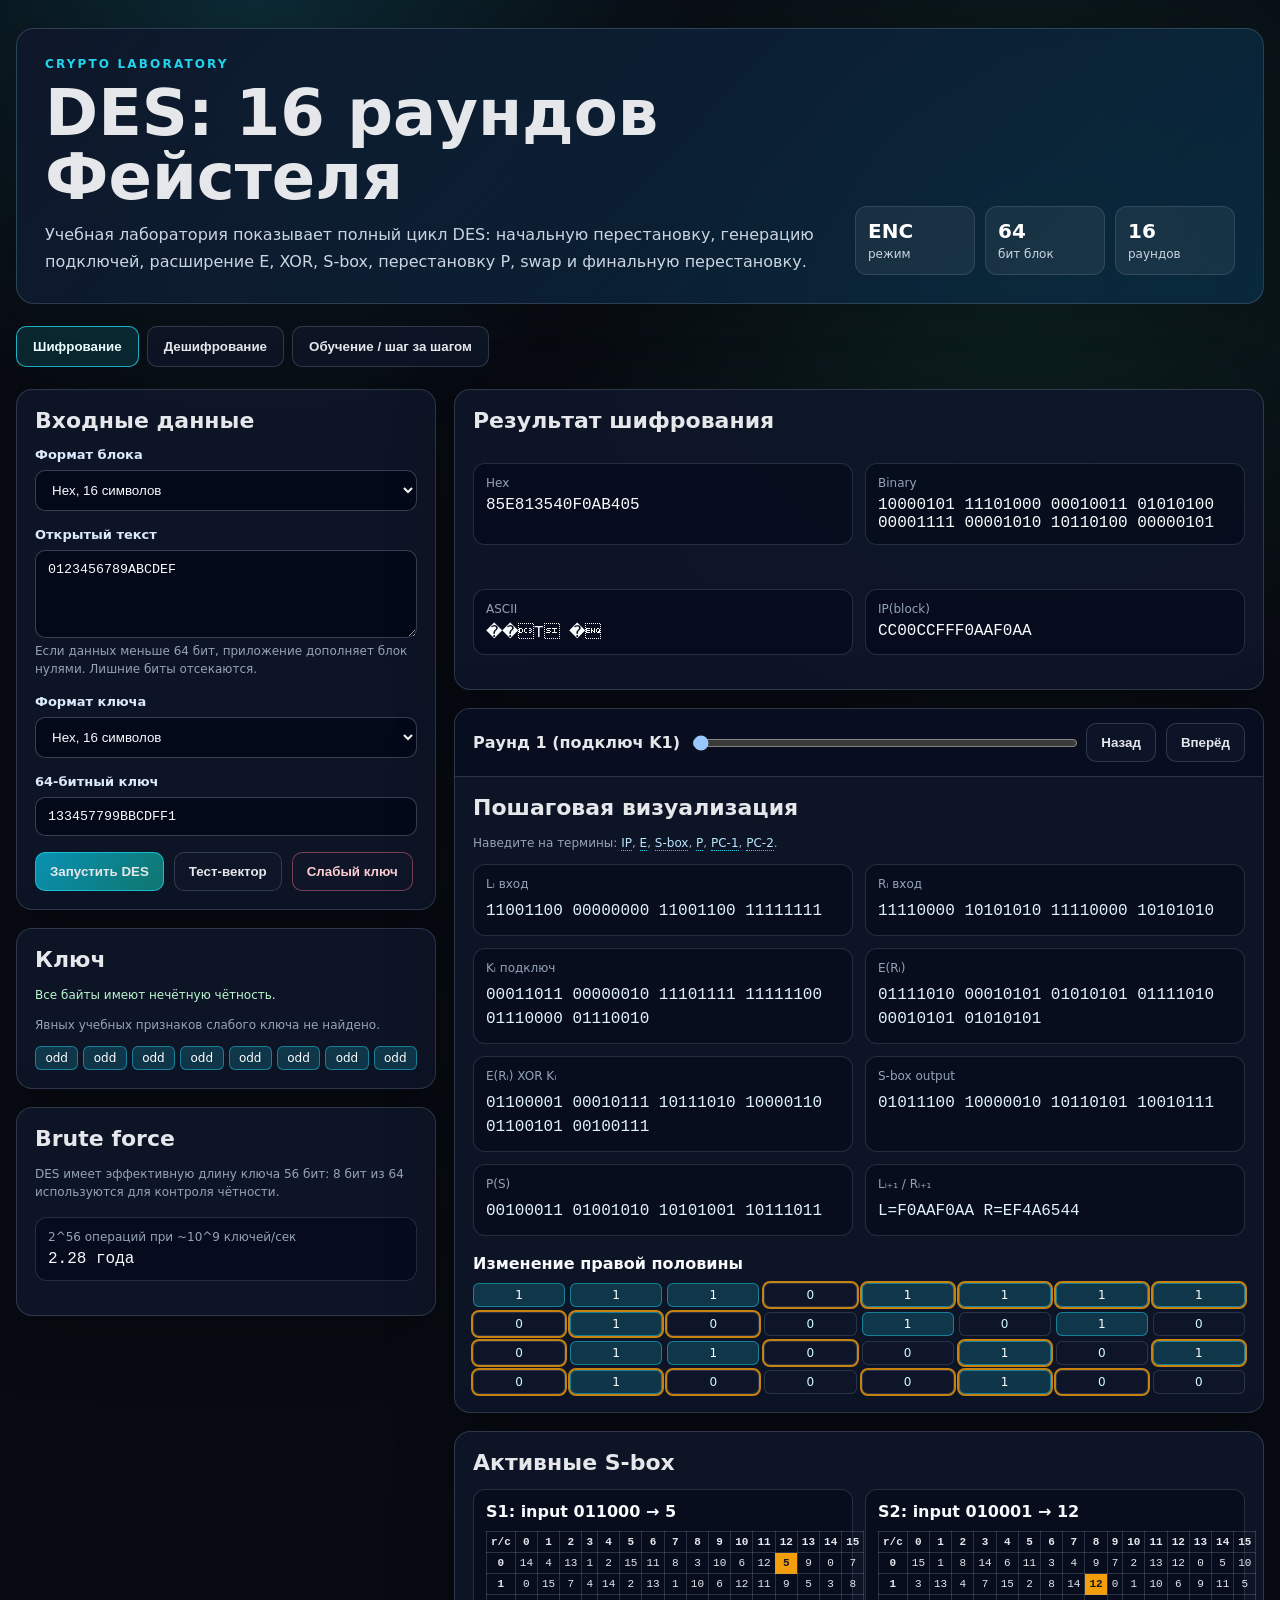
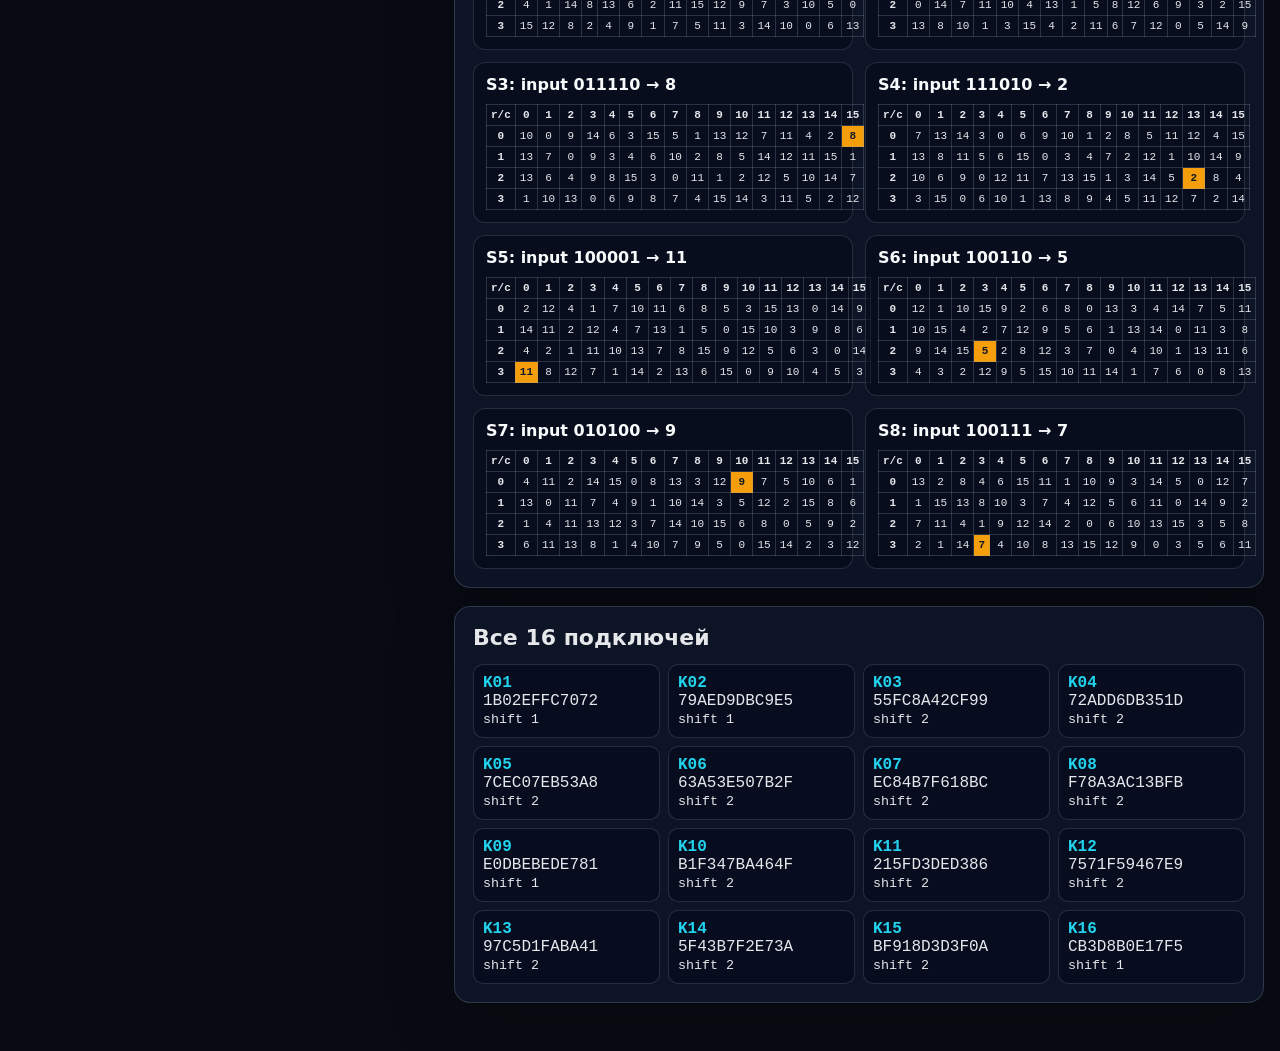
<file: task3-des/index.html>
<!doctype html>
<html lang="ru">
<head>
  <meta charset="utf-8">
  <meta name="viewport" content="width=device-width, initial-scale=1">
  <title>DES Crypto Lab</title>
  <link rel="stylesheet" href="styles.css">
</head>
<body>
  <main class="shell">
    <header class="hero">
      <div>
        <p class="eyebrow">Crypto laboratory</p>
        <h1>DES: 16 раундов Фейстеля</h1>
        <p>Учебная лаборатория показывает полный цикл DES: начальную перестановку, генерацию подключей, расширение E, XOR, S-box, перестановку P, swap и финальную перестановку.</p>
      </div>
      <div class="status-grid">
        <div class="status"><strong id="modeBadge">ENC</strong><span>режим</span></div>
        <div class="status"><strong>64</strong><span>бит блок</span></div>
        <div class="status"><strong>16</strong><span>раундов</span></div>
      </div>
    </header>

    <nav class="tabs" aria-label="Разделы DES">
      <button class="tab active" data-tab="encrypt">Шифрование</button>
      <button class="tab" data-tab="decrypt">Дешифрование</button>
      <button class="tab" data-tab="learn">Обучение / шаг за шагом</button>
    </nav>

    <section class="layout">
      <aside>
        <section class="panel">
          <div class="panel-body">
            <h2>Входные данные</h2>
            <div class="field">
              <label for="inputMode">Формат блока</label>
              <select id="inputMode">
                <option value="hex">Hex, 16 символов</option>
                <option value="bin">Binary, 64 бита</option>
                <option value="ascii">ASCII, 8 символов</option>
              </select>
            </div>
            <div class="field">
              <label for="dataInput" id="dataLabel">Открытый текст</label>
              <textarea id="dataInput" class="mono" spellcheck="false">0123456789ABCDEF</textarea>
              <p class="hint">Если данных меньше 64 бит, приложение дополняет блок нулями. Лишние биты отсекаются.</p>
            </div>
            <div class="field">
              <label for="keyMode">Формат ключа</label>
              <select id="keyMode">
                <option value="hex">Hex, 16 символов</option>
                <option value="bin">Binary, 64 бита</option>
                <option value="ascii">ASCII, 8 символов</option>
              </select>
            </div>
            <div class="field">
              <label for="keyInput">64-битный ключ</label>
              <input id="keyInput" class="mono" spellcheck="false" value="133457799BBCDFF1">
            </div>
            <div class="button-row">
              <button id="runBtn" class="primary">Запустить DES</button>
              <button id="vectorBtn" class="secondary">Тест-вектор</button>
              <button id="weakBtn" class="danger">Слабый ключ</button>
            </div>
          </div>
        </section>

        <section class="panel">
          <div class="panel-body">
            <h2>Ключ</h2>
            <div id="keyStatus" class="hint">Проверка появится после запуска.</div>
            <div id="parityGrid" class="bit-grid"></div>
          </div>
        </section>

        <section class="panel">
          <div class="panel-body">
            <h2>Brute force</h2>
            <p class="hint">DES имеет эффективную длину ключа 56 бит: 8 бит из 64 используются для контроля чётности.</p>
            <dl class="readout">
              <dt>2^56 операций при ~10^9 ключей/сек</dt>
              <dd id="bruteForce" class="mono">-</dd>
            </dl>
          </div>
        </section>
      </aside>

      <section>
        <section class="panel">
          <div class="panel-body">
            <h2 id="resultTitle">Результат шифрования</h2>
            <div class="output-grid">
              <dl class="readout">
                <dt>Hex</dt>
                <dd id="outHex" class="mono">-</dd>
              </dl>
              <dl class="readout">
                <dt>Binary</dt>
                <dd id="outBin" class="mono">-</dd>
              </dl>
              <dl class="readout">
                <dt>ASCII</dt>
                <dd id="outAscii" class="mono">-</dd>
              </dl>
              <dl class="readout">
                <dt>IP(block)</dt>
                <dd id="outIp" class="mono">-</dd>
              </dl>
            </div>
          </div>
        </section>

        <section class="panel" id="learnPanel">
          <div class="round-nav">
            <strong id="roundLabel">Раунд 1</strong>
            <input id="roundRange" type="range" min="1" max="16" value="1">
            <button id="prevRound" class="secondary">Назад</button>
            <button id="nextRound" class="secondary">Вперёд</button>
          </div>
          <div class="panel-body">
            <h2>Пошаговая визуализация</h2>
            <p class="hint">
              Наведите на термины:
              <span class="tip" title="IP перемешивает 64 бита входного блока по фиксированной таблице.">IP</span>,
              <span class="tip" title="E расширяет правую половину с 32 до 48 бит, чтобы выполнить XOR с подключом.">E</span>,
              <span class="tip" title="S-box сжимает 48 бит до 32: каждый блок 6 бит выбирает строку и столбец таблицы.">S-box</span>,
              <span class="tip" title="P переставляет 32 бита после S-box, распределяя влияние по следующему раунду.">P</span>,
              <span class="tip" title="PC-1 отбрасывает биты чётности ключа и формирует C0/D0.">PC-1</span>,
              <span class="tip" title="PC-2 сжимает C/D после циклических сдвигов до 48-битного подключа.">PC-2</span>.
            </p>
            <div class="trace-grid">
              <div class="trace-card"><span>Lᵢ вход</span><code id="lIn" class="mono">-</code></div>
              <div class="trace-card"><span>Rᵢ вход</span><code id="rIn" class="mono">-</code></div>
              <div class="trace-card"><span>Kᵢ подключ</span><code id="kRound" class="mono">-</code></div>
              <div class="trace-card"><span>E(Rᵢ)</span><code id="expanded" class="mono">-</code></div>
              <div class="trace-card"><span>E(Rᵢ) XOR Kᵢ</span><code id="xored" class="mono">-</code></div>
              <div class="trace-card"><span>S-box output</span><code id="sboxBits" class="mono">-</code></div>
              <div class="trace-card"><span>P(S)</span><code id="pBits" class="mono">-</code></div>
              <div class="trace-card"><span>Lᵢ₊₁ / Rᵢ₊₁</span><code id="nextLR" class="mono">-</code></div>
            </div>
            <h3 style="margin-top: 18px;">Изменение правой половины</h3>
            <div id="roundBits" class="bit-grid"></div>
          </div>
        </section>

        <section class="panel">
          <div class="panel-body">
            <h2>Активные S-box</h2>
            <div id="sboxes" class="trace-grid"></div>
          </div>
        </section>

        <section class="panel">
          <div class="panel-body">
            <h2>Все 16 подключей</h2>
            <div id="subkeys" class="subkeys"></div>
          </div>
        </section>
      </section>
    </section>
  </main>

  <script type="module" src="ui.js"></script>
</body>
</html>
</file>
<file: task3-des/styles.css>
:root {
  color-scheme: dark;
  --bg: #080b12;
  --panel: rgba(15, 23, 42, .84);
  --panel-strong: #0f172a;
  --line: rgba(148, 163, 184, .25);
  --text: #e5e7eb;
  --muted: #94a3b8;
  --accent: #22d3ee;
  --green: #34d399;
  --amber: #f59e0b;
  --rose: #fb7185;
}

* { box-sizing: border-box; }

body {
  margin: 0;
  min-height: 100vh;
  background:
    radial-gradient(circle at 20% 0%, rgba(34, 211, 238, .16), transparent 28rem),
    radial-gradient(circle at 80% 10%, rgba(52, 211, 153, .12), transparent 30rem),
    var(--bg);
  color: var(--text);
  font-family: Inter, ui-sans-serif, system-ui, -apple-system, BlinkMacSystemFont, "Segoe UI", sans-serif;
}

.mono { font-family: ui-monospace, SFMono-Regular, Menlo, Monaco, Consolas, "Liberation Mono", monospace; }

.shell {
  width: min(1440px, calc(100% - 32px));
  margin: 0 auto;
  padding: 28px 0 48px;
}

.hero {
  display: grid;
  grid-template-columns: 1fr auto;
  gap: 24px;
  align-items: end;
  border: 1px solid var(--line);
  border-radius: 18px;
  background: linear-gradient(135deg, rgba(15, 23, 42, .96), rgba(8, 47, 73, .72));
  padding: 28px;
  box-shadow: 0 28px 90px rgba(0, 0, 0, .28);
}

.eyebrow {
  margin: 0 0 10px;
  color: var(--accent);
  font-size: 12px;
  font-weight: 800;
  letter-spacing: .18em;
  text-transform: uppercase;
}

h1, h2, h3, p { margin-top: 0; }
h1 { margin-bottom: 12px; font-size: clamp(34px, 5vw, 68px); line-height: 1; letter-spacing: 0; }
h2 { margin-bottom: 14px; font-size: 22px; }
h3 { margin-bottom: 10px; font-size: 16px; color: #f8fafc; }

.hero p:last-child { margin-bottom: 0; max-width: 780px; color: #cbd5e1; line-height: 1.7; }

.status-grid {
  display: grid;
  grid-template-columns: repeat(3, 120px);
  gap: 10px;
}

.status {
  border: 1px solid rgba(255, 255, 255, .11);
  border-radius: 12px;
  padding: 12px;
  background: rgba(255, 255, 255, .06);
}

.status strong { display: block; font-size: 20px; color: #fff; }
.status span { color: #cbd5e1; font-size: 12px; }

.tabs {
  display: flex;
  gap: 8px;
  margin: 22px 0;
  overflow-x: auto;
}

.tab, button {
  border: 1px solid var(--line);
  border-radius: 10px;
  background: rgba(15, 23, 42, .8);
  color: var(--text);
  cursor: pointer;
  font-weight: 700;
}

.tab {
  padding: 12px 16px;
  white-space: nowrap;
}

.tab.active {
  border-color: rgba(34, 211, 238, .8);
  background: rgba(34, 211, 238, .13);
  color: #ecfeff;
}

.layout {
  display: grid;
  grid-template-columns: 420px 1fr;
  gap: 18px;
  align-items: start;
}

.panel {
  border: 1px solid var(--line);
  border-radius: 16px;
  background: var(--panel);
  box-shadow: 0 20px 70px rgba(0, 0, 0, .22);
  overflow: hidden;
}

.panel-body { padding: 18px; }
.panel + .panel { margin-top: 18px; }

.field { margin-bottom: 16px; }
.field label { display: flex; align-items: center; gap: 8px; margin-bottom: 8px; color: #dbeafe; font-size: 13px; font-weight: 800; }
.hint { color: var(--muted); font-size: 12px; line-height: 1.5; }

input, select, textarea {
  width: 100%;
  border: 1px solid rgba(148, 163, 184, .35);
  border-radius: 10px;
  background: rgba(2, 6, 23, .72);
  color: #f8fafc;
  padding: 11px 12px;
  outline: none;
}

textarea { min-height: 88px; resize: vertical; }
input:focus, select:focus, textarea:focus { border-color: var(--accent); box-shadow: 0 0 0 3px rgba(34, 211, 238, .12); }

.button-row { display: flex; flex-wrap: wrap; gap: 10px; }
.primary { background: linear-gradient(135deg, #0891b2, #0f766e); border-color: rgba(34, 211, 238, .7); padding: 11px 14px; }
.secondary { padding: 11px 14px; }
.danger { border-color: rgba(251, 113, 133, .45); color: #fecdd3; padding: 11px 14px; }

.output-grid {
  display: grid;
  grid-template-columns: repeat(2, minmax(0, 1fr));
  gap: 12px;
}

.readout {
  border: 1px solid rgba(148, 163, 184, .22);
  border-radius: 12px;
  background: rgba(2, 6, 23, .54);
  padding: 12px;
}

.readout dt { color: var(--muted); font-size: 12px; }
.readout dd { margin: 6px 0 0; overflow-wrap: anywhere; color: #f8fafc; }

.bit-grid {
  display: grid;
  grid-template-columns: repeat(8, minmax(0, 1fr));
  gap: 5px;
  margin-top: 10px;
}

.bit {
  min-height: 24px;
  border: 1px solid rgba(148, 163, 184, .22);
  border-radius: 6px;
  display: grid;
  place-items: center;
  background: rgba(15, 23, 42, .82);
  color: #cffafe;
  font-size: 12px;
}

.bit.one { background: rgba(34, 211, 238, .18); border-color: rgba(34, 211, 238, .48); color: #fff; }
.bit.changed { outline: 2px solid rgba(245, 158, 11, .8); }

.round-nav {
  display: grid;
  grid-template-columns: auto 1fr auto auto;
  gap: 10px;
  align-items: center;
  padding: 14px 18px;
  border-bottom: 1px solid var(--line);
  background: rgba(2, 6, 23, .42);
}

.round-nav input { padding: 0; }

.trace-grid {
  display: grid;
  grid-template-columns: repeat(2, minmax(0, 1fr));
  gap: 12px;
}

.trace-card {
  border: 1px solid rgba(148, 163, 184, .22);
  border-radius: 12px;
  background: rgba(2, 6, 23, .5);
  padding: 12px;
}

.trace-card span { display: block; color: var(--muted); font-size: 12px; margin-bottom: 8px; }
.trace-card code { display: block; overflow-wrap: anywhere; color: #e0f2fe; line-height: 1.5; }

.sbox-table {
  width: 100%;
  border-collapse: collapse;
  font-size: 11px;
}

.sbox-table td, .sbox-table th {
  border: 1px solid rgba(148, 163, 184, .25);
  text-align: center;
  padding: 4px;
}

.sbox-table .active { background: var(--amber); color: #111827; font-weight: 900; }

.subkeys {
  display: grid;
  grid-template-columns: repeat(auto-fit, minmax(170px, 1fr));
  gap: 8px;
}

.subkey {
  border: 1px solid rgba(148, 163, 184, .22);
  border-radius: 10px;
  background: rgba(2, 6, 23, .45);
  padding: 9px;
}

.subkey strong { color: var(--accent); }
.warning { color: #fecdd3; }
.ok { color: #bbf7d0; }
.hide { display: none !important; }

.tip {
  border-bottom: 1px dotted var(--accent);
  color: #bae6fd;
  cursor: help;
}

@media (max-width: 980px) {
  .hero, .layout { grid-template-columns: 1fr; }
  .status-grid { grid-template-columns: repeat(3, minmax(0, 1fr)); }
}

@media (max-width: 680px) {
  .shell { width: min(100% - 20px, 1440px); padding-top: 16px; }
  .hero { padding: 18px; }
  .layout, .output-grid, .trace-grid { grid-template-columns: 1fr; }
  .round-nav { grid-template-columns: 1fr; }
  .bit-grid { grid-template-columns: repeat(8, 1fr); gap: 3px; }
}
</file>
